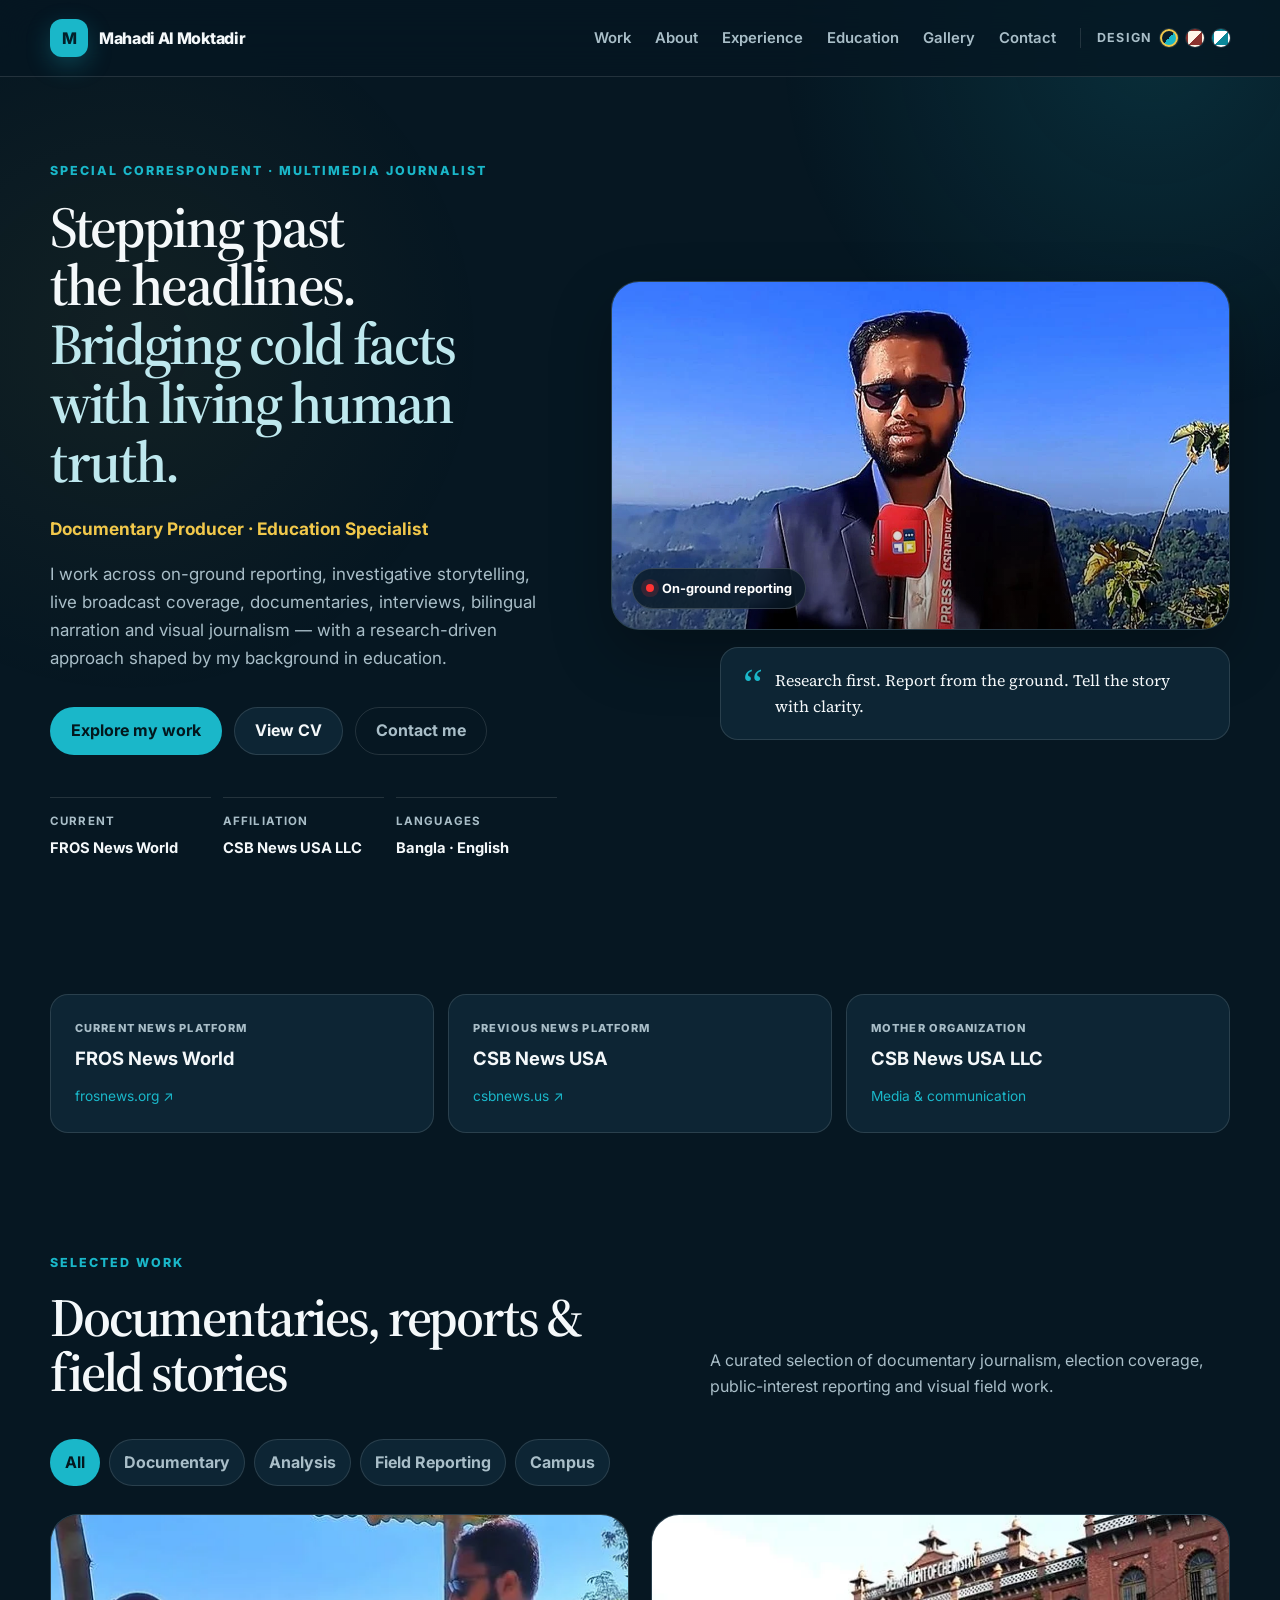
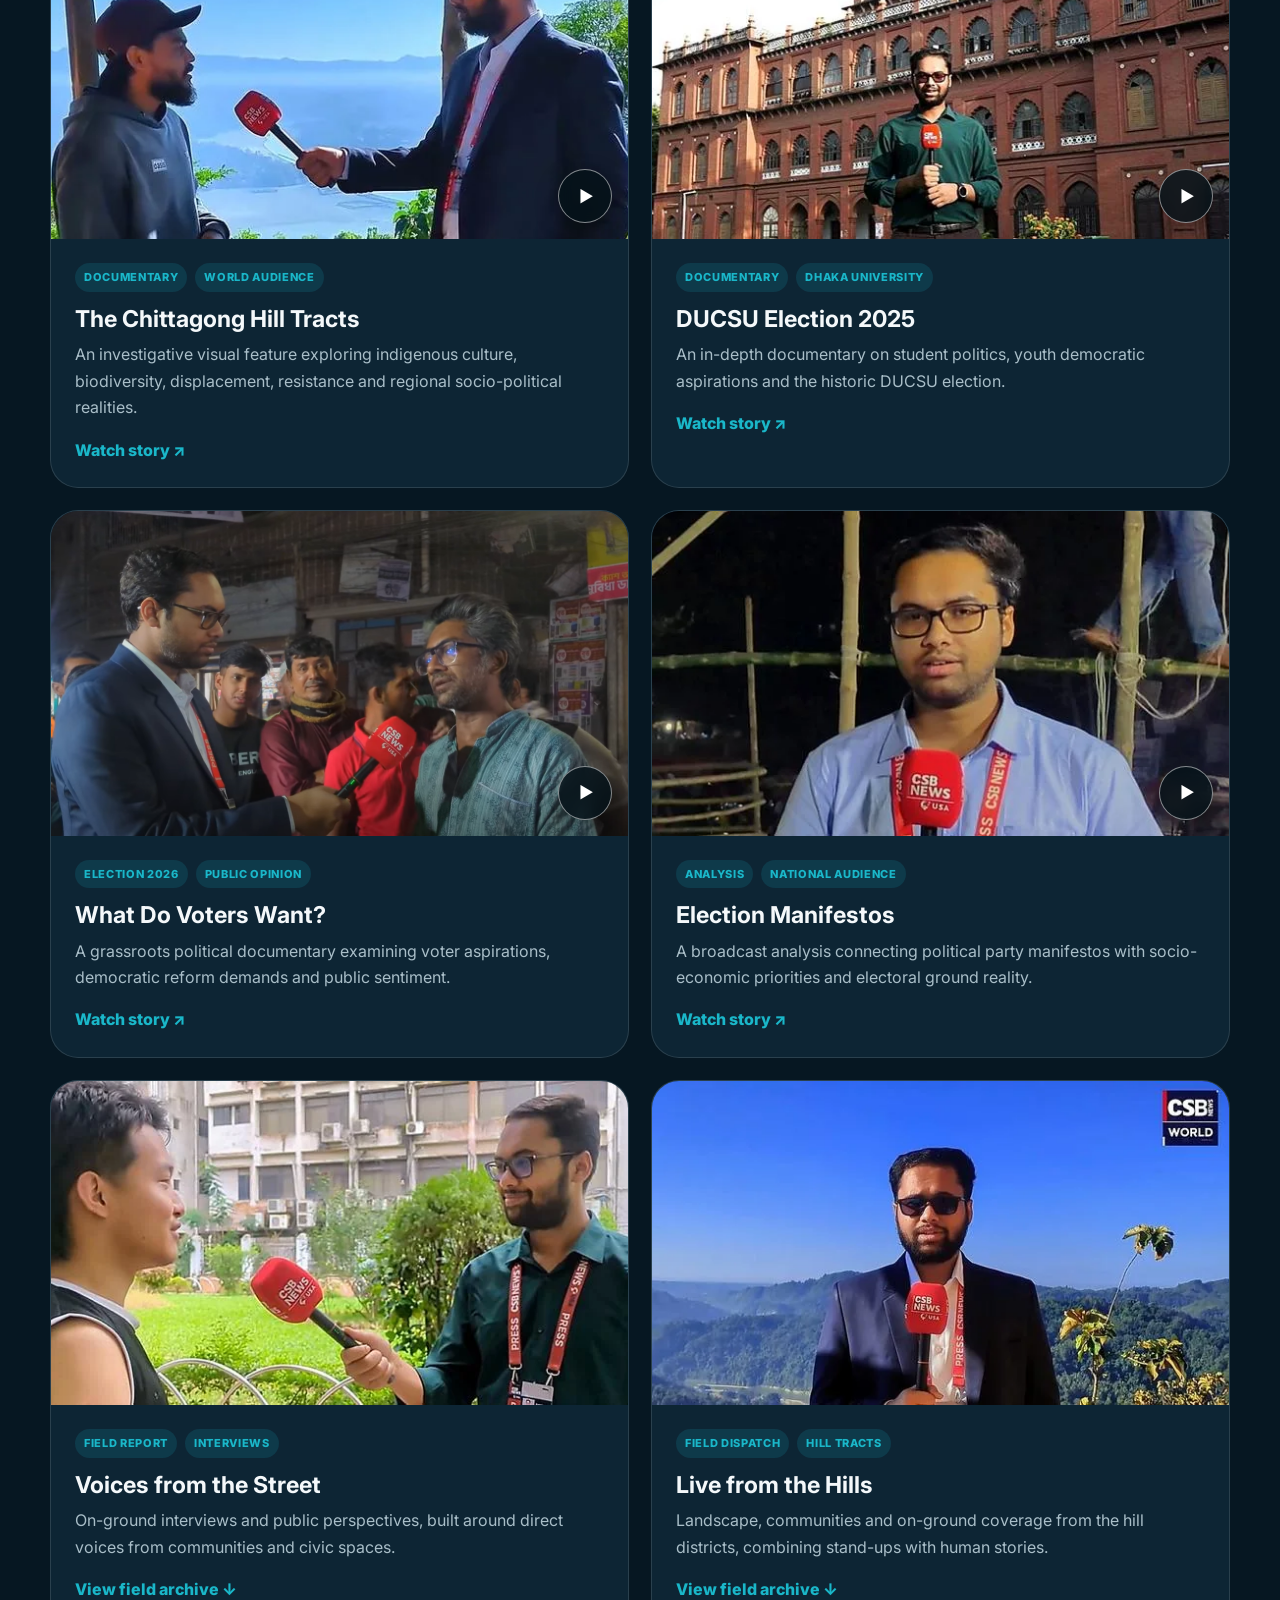
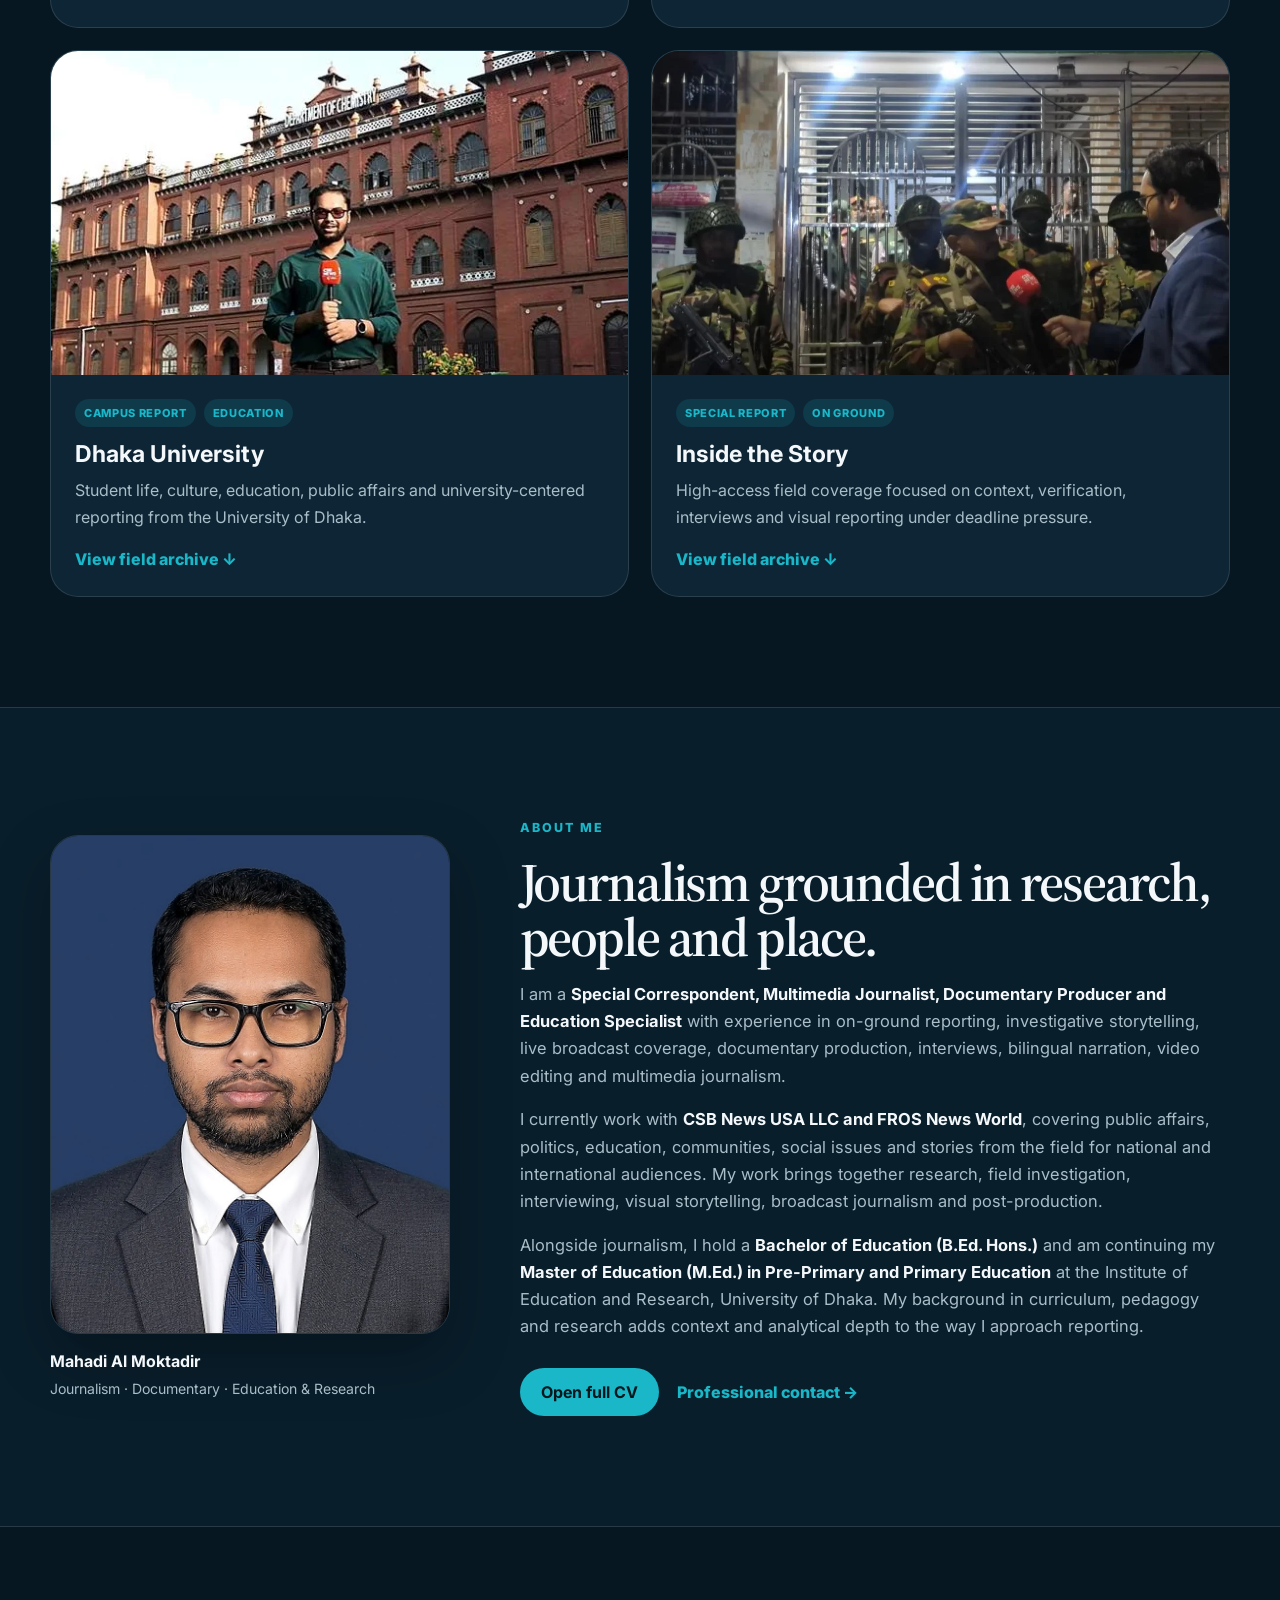
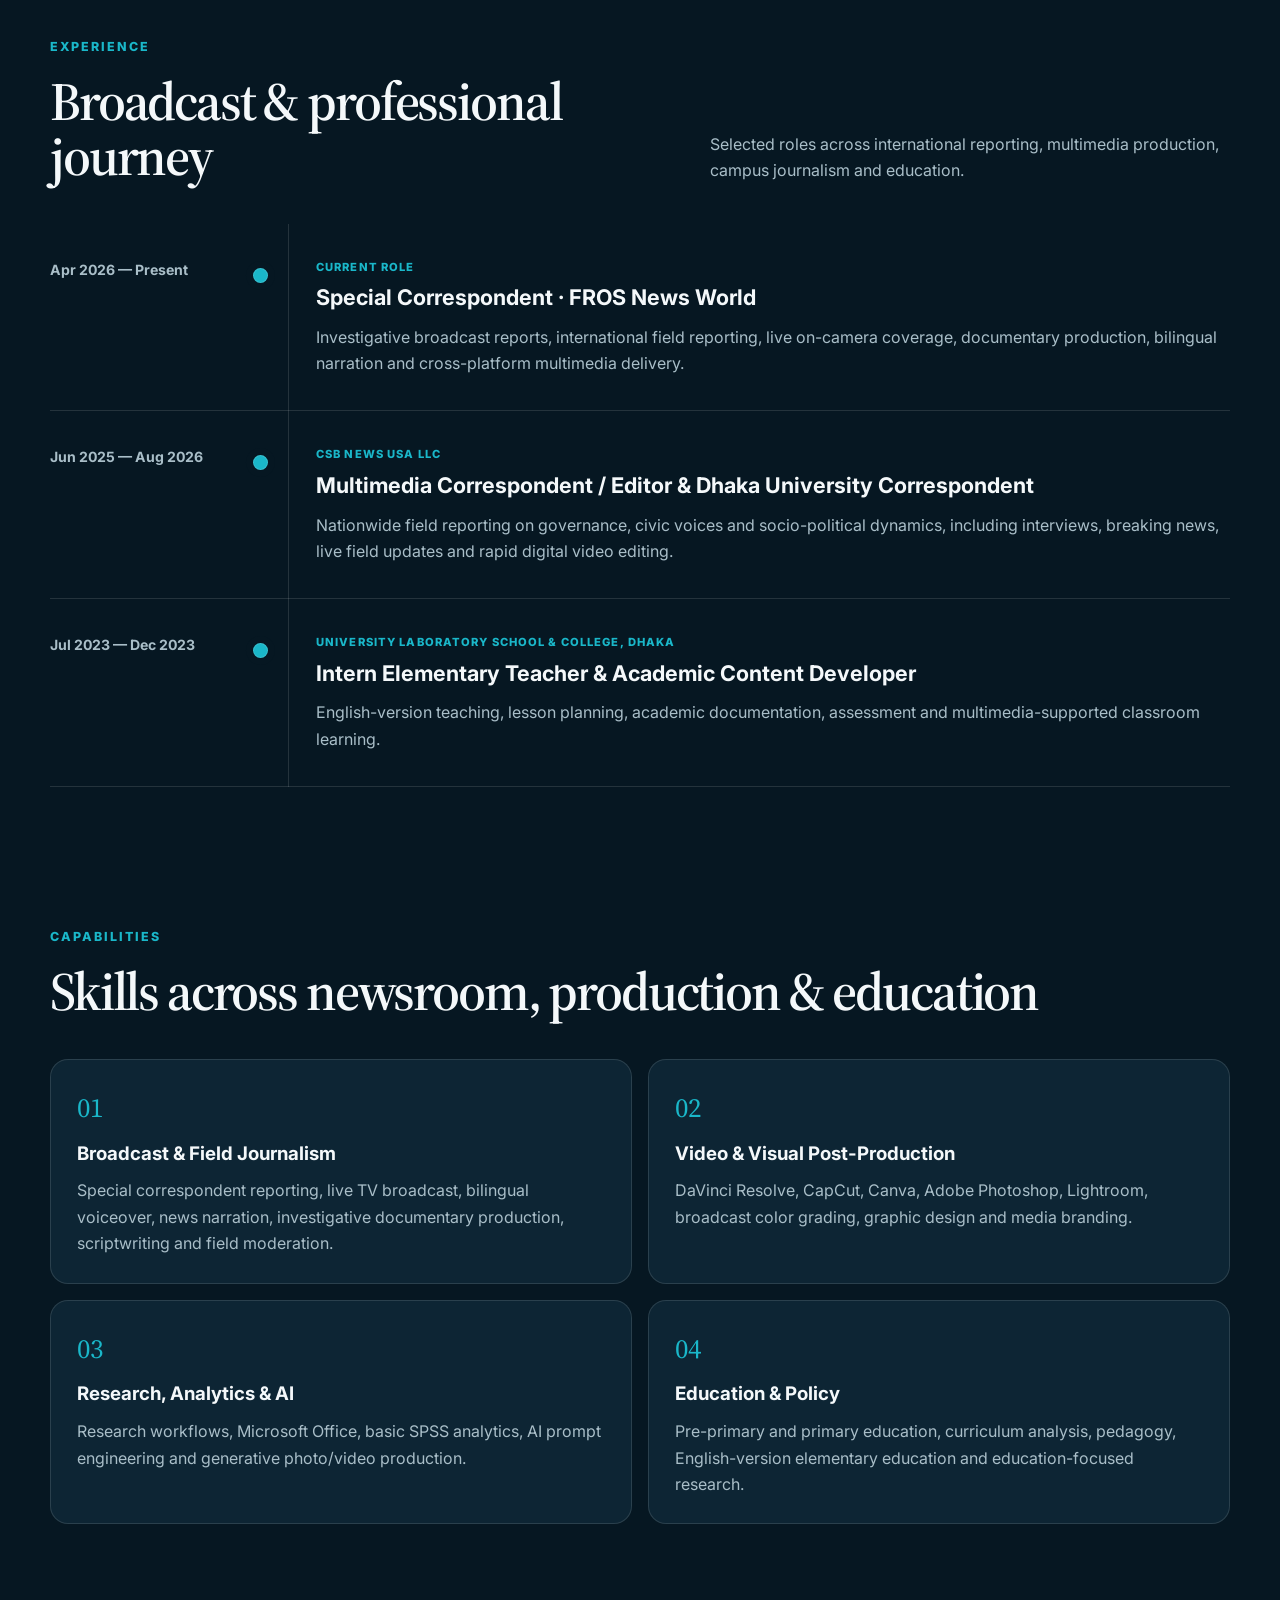
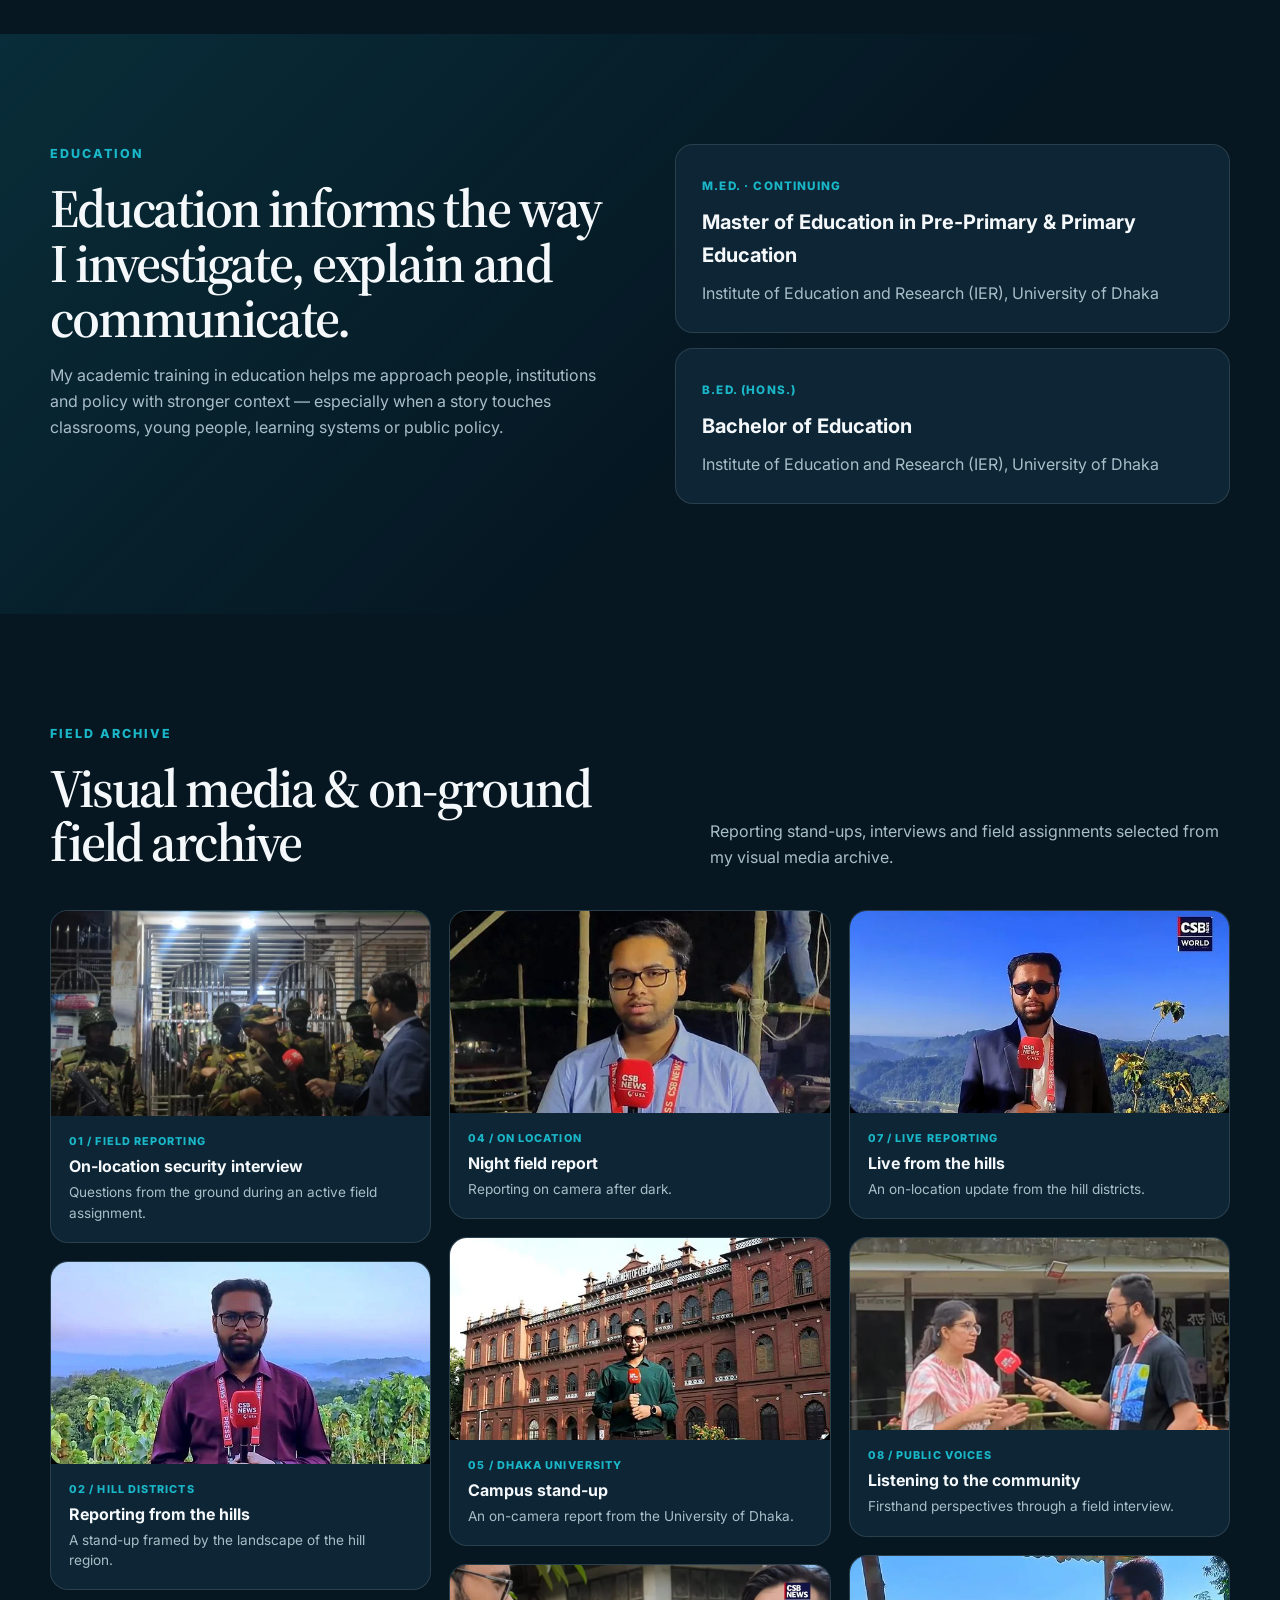
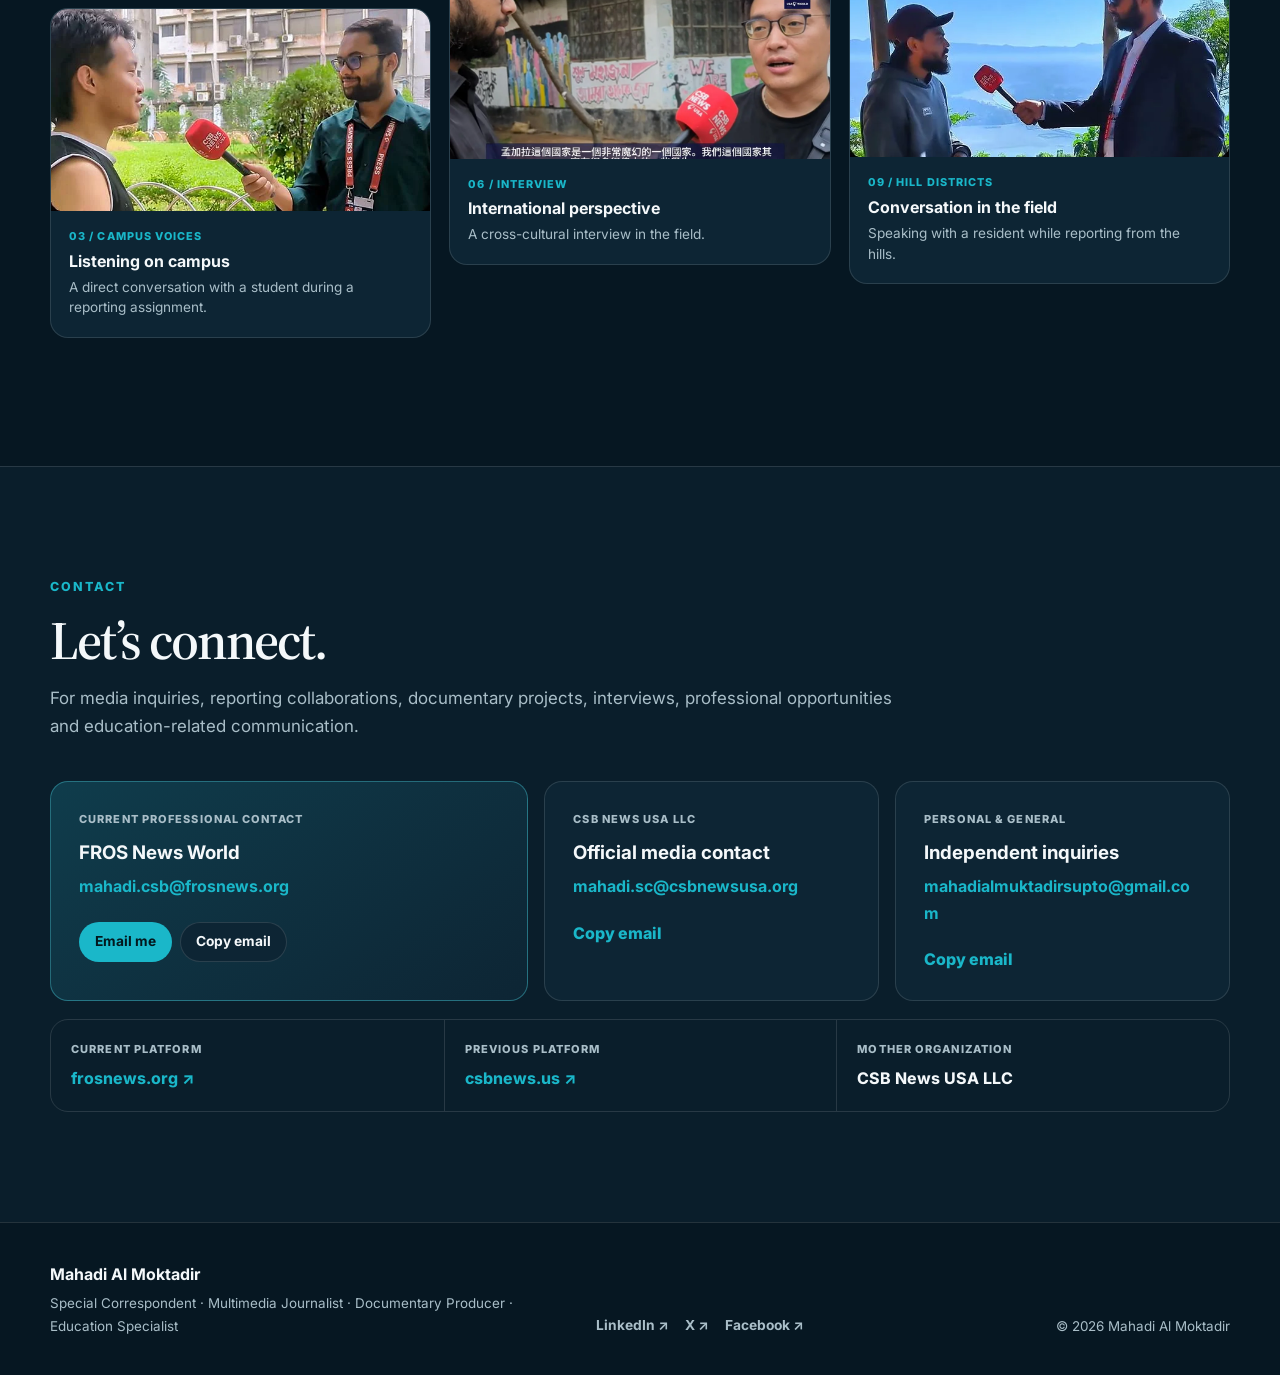
<file: index.html>
<!doctype html>
<html lang="en" data-theme="midnight">
<head>
  <meta charset="utf-8" />
  <meta name="viewport" content="width=device-width, initial-scale=1" />
  <meta name="theme-color" content="#071c2b" />
  <meta name="description" content="Portfolio of Mahadi Al Moktadir — Special Correspondent, Multimedia Journalist, Documentary Producer and Education Specialist working across field reporting, documentaries, public affairs and education." />
  <meta property="og:title" content="Mahadi Al Moktadir | Journalist & Documentary Producer" />
  <meta property="og:description" content="Field reporting, documentary journalism, multimedia storytelling and education." />
  <meta property="og:type" content="website" />
  <meta property="og:image" content="https://mahadialmoktadir.github.io/assets/images/mahadi-field-hero.webp" />
  <title>Mahadi Al Moktadir | Special Correspondent & Multimedia Journalist</title>
  <link rel="icon" href="assets/images/favicon.svg" type="image/svg+xml" />
  <link rel="preconnect" href="https://fonts.googleapis.com" />
  <link rel="preconnect" href="https://fonts.gstatic.com" crossorigin />
  <link href="https://fonts.googleapis.com/css2?family=Inter:wght@400;500;600;700;800&family=Source+Serif+4:opsz,wght@8..60,500;8..60,600&display=swap" rel="stylesheet" />
  <link rel="stylesheet" href="assets/css/style.css" />
</head>
<body>
  <a class="skip-link" href="#main">Skip to content</a>
  <div class="scroll-progress" id="scrollProgress" aria-hidden="true"></div>

  <header class="site-header" id="top">
    <nav class="nav container" aria-label="Primary navigation">
      <a class="brand" href="#top" aria-label="Mahadi Al Moktadir home">
        <span class="brand-mark">M</span>
        <span class="brand-text">Mahadi Al Moktadir</span>
      </a>

      <button class="menu-toggle" id="menuToggle" aria-expanded="false" aria-controls="navMenu" aria-label="Open menu">
        <span></span><span></span><span></span>
      </button>

      <div class="nav-menu" id="navMenu">
        <a href="#work">Work</a>
        <a href="#about">About</a>
        <a href="#experience">Experience</a>
        <a href="#education">Education</a>
        <a href="#gallery">Gallery</a>
        <a href="#contact">Contact</a>
        <div class="theme-control" aria-label="Choose site design">
          <span>Design</span>
          <button class="theme-btn active" data-set-theme="midnight" title="Midnight design" aria-label="Midnight design"></button>
          <button class="theme-btn" data-set-theme="editorial" title="Editorial design" aria-label="Editorial design"></button>
          <button class="theme-btn" data-set-theme="light" title="Light design" aria-label="Light design"></button>
        </div>
      </div>
    </nav>
  </header>

  <main id="main">
    <section class="hero section">
      <div class="container hero-grid">
        <div class="hero-copy reveal">
          <p class="eyebrow">Special Correspondent · Multimedia Journalist</p>
          <h1>Stepping past the headlines.<br /><span>Bridging cold facts with living human truth.</span></h1>
          <p class="hero-role">Documentary Producer · Education Specialist</p>
          <p class="hero-lead">I work across on-ground reporting, investigative storytelling, live broadcast coverage, documentaries, interviews, bilingual narration and visual journalism — with a research-driven approach shaped by my background in education.</p>

          <div class="hero-actions">
            <a class="btn btn-primary" href="#work">Explore my work</a>
            <a class="btn btn-secondary" href="mahadi-al-moktadir-cv.pdf" target="_blank" rel="noopener">View CV</a>
            <a class="btn btn-ghost" href="#contact">Contact me</a>
          </div>

          <div class="hero-meta" aria-label="Professional highlights">
            <div><strong>Current</strong><span>FROS News World</span></div>
            <div><strong>Affiliation</strong><span>CSB News USA LLC</span></div>
            <div><strong>Languages</strong><span>Bangla · English</span></div>
          </div>
        </div>

        <div class="hero-media reveal">
          <div class="hero-image-wrap">
            <img src="assets/images/mahadi-field-hero.webp" alt="Mahadi Al Moktadir reporting from the Chittagong Hill Tracts" />
            <div class="media-tag"><span class="live-dot"></span> On-ground reporting</div>
          </div>
          <div class="hero-quote">
            <span>“</span>
            <p>Research first. Report from the ground. Tell the story with clarity.</p>
          </div>
        </div>
      </div>
    </section>

    <section class="affiliations" aria-label="Professional affiliations">
      <div class="container affiliation-grid">
        <a href="https://frosnews.org" target="_blank" rel="noopener" class="affiliation-card reveal">
          <span class="label">Current News Platform</span>
          <strong>FROS News World</strong>
          <span class="link-text">frosnews.org ↗</span>
        </a>
        <a href="https://csbnews.us" target="_blank" rel="noopener" class="affiliation-card reveal">
          <span class="label">Previous News Platform</span>
          <strong>CSB News USA</strong>
          <span class="link-text">csbnews.us ↗</span>
        </a>
        <div class="affiliation-card reveal">
          <span class="label">Mother Organization</span>
          <strong>CSB News USA LLC</strong>
          <span class="link-text">Media & communication</span>
        </div>
      </div>
    </section>

    <section class="section" id="work">
      <div class="container">
        <div class="section-heading reveal">
          <div>
            <p class="eyebrow">Selected Work</p>
            <h2>Documentaries, reports & field stories</h2>
          </div>
          <p>A curated selection of documentary journalism, election coverage, public-interest reporting and visual field work.</p>
        </div>

        <div class="filter-bar reveal" role="group" aria-label="Filter portfolio work">
          <button class="filter-btn active" data-filter="all">All</button>
          <button class="filter-btn" data-filter="documentary">Documentary</button>
          <button class="filter-btn" data-filter="analysis">Analysis</button>
          <button class="filter-btn" data-filter="field">Field Reporting</button>
          <button class="filter-btn" data-filter="campus">Campus</button>
        </div>

        <div class="work-grid" id="workGrid">
          <article class="work-card reveal" data-category="documentary">
            <a class="work-image" href="https://www.instagram.com/reel/DVRFPgnChl7/?utm_source=ig_web_button_share_sheet" target="_blank" rel="noopener" aria-label="Watch The Chittagong Hill Tracts documentary">
              <img src="assets/images/gallery/hill-interview.webp" alt="Mahadi interviewing a resident in the hill districts" loading="lazy" />
              <span class="play">▶</span>
            </a>
            <div class="work-body">
              <div class="work-tags"><span>Documentary</span><span>World Audience</span></div>
              <h3>The Chittagong Hill Tracts</h3>
              <p>An investigative visual feature exploring indigenous culture, biodiversity, displacement, resistance and regional socio-political realities.</p>
              <a class="text-link" href="https://www.instagram.com/reel/DVRFPgnChl7/?utm_source=ig_web_button_share_sheet" target="_blank" rel="noopener">Watch story ↗</a>
            </div>
          </article>

          <article class="work-card reveal" data-category="documentary campus">
            <a class="work-image" href="https://youtu.be/Fv5Jxe_uod0?si=DHQWruhBxrmBIJf_" target="_blank" rel="noopener" aria-label="Watch DUCSU Election 2025 documentary">
              <img src="assets/images/gallery/dhaka-university-standup.webp" alt="Mahadi reporting at the University of Dhaka" loading="lazy" />
              <span class="play">▶</span>
            </a>
            <div class="work-body">
              <div class="work-tags"><span>Documentary</span><span>Dhaka University</span></div>
              <h3>DUCSU Election 2025</h3>
              <p>An in-depth documentary on student politics, youth democratic aspirations and the historic DUCSU election.</p>
              <a class="text-link" href="https://youtu.be/Fv5Jxe_uod0?si=DHQWruhBxrmBIJf_" target="_blank" rel="noopener">Watch story ↗</a>
            </div>
          </article>

          <article class="work-card reveal" data-category="documentary analysis field">
            <a class="work-image" href="https://www.facebook.com/share/v/1CZFBGJHWz/" target="_blank" rel="noopener" aria-label="Watch What Do Voters Want report">
              <img src="assets/images/gallery/voters-street-interview.png" alt="Mahadi interviewing a voter on the street during election coverage" loading="lazy" />
              <span class="play">▶</span>
            </a>
            <div class="work-body">
              <div class="work-tags"><span>Election 2026</span><span>Public Opinion</span></div>
              <h3>What Do Voters Want?</h3>
              <p>A grassroots political documentary examining voter aspirations, democratic reform demands and public sentiment.</p>
              <a class="text-link" href="https://www.facebook.com/share/v/1CZFBGJHWz/" target="_blank" rel="noopener">Watch story ↗</a>
            </div>
          </article>

          <article class="work-card reveal" data-category="analysis">
            <a class="work-image" href="https://www.facebook.com/share/v/1FN7fMViYa/" target="_blank" rel="noopener" aria-label="Watch Election Manifestos analysis">
              <img src="assets/images/gallery/night-report.webp" alt="Mahadi delivering an on-location report" loading="lazy" />
              <span class="play">▶</span>
            </a>
            <div class="work-body">
              <div class="work-tags"><span>Analysis</span><span>National Audience</span></div>
              <h3>Election Manifestos</h3>
              <p>A broadcast analysis connecting political party manifestos with socio-economic priorities and electoral ground reality.</p>
              <a class="text-link" href="https://www.facebook.com/share/v/1FN7fMViYa/" target="_blank" rel="noopener">Watch story ↗</a>
            </div>
          </article>

          <article class="work-card reveal" data-category="field">
            <div class="work-image">
              <img src="assets/images/gallery/campus-interview.webp" alt="Mahadi listening to a student during a field interview" loading="lazy" />
            </div>
            <div class="work-body">
              <div class="work-tags"><span>Field Report</span><span>Interviews</span></div>
              <h3>Voices from the Street</h3>
              <p>On-ground interviews and public perspectives, built around direct voices from communities and civic spaces.</p>
              <a class="text-link" href="#gallery">View field archive ↓</a>
            </div>
          </article>

          <article class="work-card reveal" data-category="field documentary">
            <div class="work-image">
              <img src="assets/images/gallery/hill-live-report.webp" alt="Mahadi reporting live from the hill districts" loading="lazy" />
            </div>
            <div class="work-body">
              <div class="work-tags"><span>Field Dispatch</span><span>Hill Tracts</span></div>
              <h3>Live from the Hills</h3>
              <p>Landscape, communities and on-ground coverage from the hill districts, combining stand-ups with human stories.</p>
              <a class="text-link" href="#gallery">View field archive ↓</a>
            </div>
          </article>

          <article class="work-card reveal" data-category="campus field">
            <div class="work-image">
              <img src="assets/images/gallery/dhaka-university-standup.webp" alt="Mahadi standing in front of a Dhaka University building" loading="lazy" />
            </div>
            <div class="work-body">
              <div class="work-tags"><span>Campus Report</span><span>Education</span></div>
              <h3>Dhaka University</h3>
              <p>Student life, culture, education, public affairs and university-centered reporting from the University of Dhaka.</p>
              <a class="text-link" href="#gallery">View field archive ↓</a>
            </div>
          </article>

          <article class="work-card reveal" data-category="field">
            <div class="work-image">
              <img src="assets/images/gallery/field-security-interview.webp" alt="Mahadi interviewing security personnel in the field" loading="lazy" />
            </div>
            <div class="work-body">
              <div class="work-tags"><span>Special Report</span><span>On Ground</span></div>
              <h3>Inside the Story</h3>
              <p>High-access field coverage focused on context, verification, interviews and visual reporting under deadline pressure.</p>
              <a class="text-link" href="#gallery">View field archive ↓</a>
            </div>
          </article>
        </div>
      </div>
    </section>

    <section class="section about-section" id="about">
      <div class="container about-grid">
        <div class="about-photo reveal">
          <img src="profile.jpg.jpg" alt="Centered professional portrait of Mahadi Al Moktadir" loading="lazy" />
          <div class="about-photo-caption">
            <strong>Mahadi Al Moktadir</strong>
            <span>Journalism · Documentary · Education &amp; Research</span>
          </div>
        </div>

        <div class="about-copy reveal">
          <p class="eyebrow">About Me</p>
          <h2>Journalism grounded in research, people and place.</h2>
          <p>I am a <strong>Special Correspondent, Multimedia Journalist, Documentary Producer and Education Specialist</strong> with experience in on-ground reporting, investigative storytelling, live broadcast coverage, documentary production, interviews, bilingual narration, video editing and multimedia journalism.</p>
          <p>I currently work with <strong>CSB News USA LLC and FROS News World</strong>, covering public affairs, politics, education, communities, social issues and stories from the field for national and international audiences. My work brings together research, field investigation, interviewing, visual storytelling, broadcast journalism and post-production.</p>
          <p>Alongside journalism, I hold a <strong>Bachelor of Education (B.Ed. Hons.)</strong> and am continuing my <strong>Master of Education (M.Ed.) in Pre-Primary and Primary Education</strong> at the Institute of Education and Research, University of Dhaka. My background in curriculum, pedagogy and research adds context and analytical depth to the way I approach reporting.</p>
          <div class="about-actions">
            <a class="btn btn-primary" href="mahadi-al-moktadir-cv.pdf" target="_blank" rel="noopener">Open full CV</a>
            <a class="text-link" href="#contact">Professional contact →</a>
          </div>
        </div>
      </div>
    </section>

    <section class="section" id="experience">
      <div class="container">
        <div class="section-heading reveal">
          <div>
            <p class="eyebrow">Experience</p>
            <h2>Broadcast & professional journey</h2>
          </div>
          <p>Selected roles across international reporting, multimedia production, campus journalism and education.</p>
        </div>

        <div class="timeline">
          <article class="timeline-item reveal">
            <div class="timeline-date">Apr 2026 — Present</div>
            <div class="timeline-content">
              <p class="timeline-kicker">Current role</p>
              <h3>Special Correspondent · FROS News World</h3>
              <p>Investigative broadcast reports, international field reporting, live on-camera coverage, documentary production, bilingual narration and cross-platform multimedia delivery.</p>
            </div>
          </article>
          <article class="timeline-item reveal">
            <div class="timeline-date">Jun 2025 — Aug 2026</div>
            <div class="timeline-content">
              <p class="timeline-kicker">CSB News USA LLC</p>
              <h3>Multimedia Correspondent / Editor & Dhaka University Correspondent</h3>
              <p>Nationwide field reporting on governance, civic voices and socio-political dynamics, including interviews, breaking news, live field updates and rapid digital video editing.</p>
            </div>
          </article>
          <article class="timeline-item reveal">
            <div class="timeline-date">Jul 2023 — Dec 2023</div>
            <div class="timeline-content">
              <p class="timeline-kicker">University Laboratory School & College, Dhaka</p>
              <h3>Intern Elementary Teacher & Academic Content Developer</h3>
              <p>English-version teaching, lesson planning, academic documentation, assessment and multimedia-supported classroom learning.</p>
            </div>
          </article>
        </div>
      </div>
    </section>

    <section class="section skills-section">
      <div class="container">
        <div class="section-heading reveal">
          <div>
            <p class="eyebrow">Capabilities</p>
            <h2>Skills across newsroom, production & education</h2>
          </div>
        </div>
        <div class="skills-grid">
          <article class="skill-card reveal"><span>01</span><h3>Broadcast & Field Journalism</h3><p>Special correspondent reporting, live TV broadcast, bilingual voiceover, news narration, investigative documentary production, scriptwriting and field moderation.</p></article>
          <article class="skill-card reveal"><span>02</span><h3>Video & Visual Post-Production</h3><p>DaVinci Resolve, CapCut, Canva, Adobe Photoshop, Lightroom, broadcast color grading, graphic design and media branding.</p></article>
          <article class="skill-card reveal"><span>03</span><h3>Research, Analytics & AI</h3><p>Research workflows, Microsoft Office, basic SPSS analytics, AI prompt engineering and generative photo/video production.</p></article>
          <article class="skill-card reveal"><span>04</span><h3>Education & Policy</h3><p>Pre-primary and primary education, curriculum analysis, pedagogy, English-version elementary education and education-focused research.</p></article>
        </div>
      </div>
    </section>

    <section class="section education-section" id="education">
      <div class="container education-grid">
        <div class="education-copy reveal">
          <p class="eyebrow">Education</p>
          <h2>Education informs the way I investigate, explain and communicate.</h2>
          <p>My academic training in education helps me approach people, institutions and policy with stronger context — especially when a story touches classrooms, young people, learning systems or public policy.</p>
        </div>
        <div class="education-list reveal">
          <article>
            <span class="degree">M.Ed. · Continuing</span>
            <h3>Master of Education in Pre-Primary & Primary Education</h3>
            <p>Institute of Education and Research (IER), University of Dhaka</p>
          </article>
          <article>
            <span class="degree">B.Ed. (Hons.)</span>
            <h3>Bachelor of Education</h3>
            <p>Institute of Education and Research (IER), University of Dhaka</p>
          </article>
        </div>
      </div>
    </section>

    <section class="section gallery-section" id="gallery">
      <div class="container">
        <div class="section-heading reveal">
          <div>
            <p class="eyebrow">Field Archive</p>
            <h2>Visual media & on-ground field archive</h2>
          </div>
          <p>Reporting stand-ups, interviews and field assignments selected from my visual media archive.</p>
        </div>

        <div class="gallery-grid">
          <figure class="gallery-figure reveal">
            <button class="gallery-item" data-full="assets/images/gallery/field-security-interview.webp" aria-label="Open on-location security interview photo"><img src="assets/images/gallery/field-security-interview.webp" alt="Mahadi interviewing security personnel on location" loading="lazy" /></button>
            <figcaption><span>01 / Field reporting</span><strong>On-location security interview</strong><p>Questions from the ground during an active field assignment.</p></figcaption>
          </figure>
          <figure class="gallery-figure reveal">
            <button class="gallery-item" data-full="assets/images/gallery/hill-standup.webp" aria-label="Open hill district stand-up photo"><img src="assets/images/gallery/hill-standup.webp" alt="Mahadi delivering a stand-up from the hills" loading="lazy" /></button>
            <figcaption><span>02 / Hill districts</span><strong>Reporting from the hills</strong><p>A stand-up framed by the landscape of the hill region.</p></figcaption>
          </figure>
          <figure class="gallery-figure reveal">
            <button class="gallery-item" data-full="assets/images/gallery/campus-interview.webp" aria-label="Open campus interview photo"><img src="assets/images/gallery/campus-interview.webp" alt="Mahadi interviewing a student on campus" loading="lazy" /></button>
            <figcaption><span>03 / Campus voices</span><strong>Listening on campus</strong><p>A direct conversation with a student during a reporting assignment.</p></figcaption>
          </figure>
          <figure class="gallery-figure reveal">
            <button class="gallery-item" data-full="assets/images/gallery/night-report.webp" aria-label="Open night field report photo"><img src="assets/images/gallery/night-report.webp" alt="Mahadi delivering an on-camera report at night" loading="lazy" /></button>
            <figcaption><span>04 / On location</span><strong>Night field report</strong><p>Reporting on camera after dark.</p></figcaption>
          </figure>
          <figure class="gallery-figure reveal">
            <button class="gallery-item" data-full="assets/images/gallery/dhaka-university-standup.webp" aria-label="Open Dhaka University stand-up photo"><img src="assets/images/gallery/dhaka-university-standup.webp" alt="Mahadi reporting in front of a historic University of Dhaka building" loading="lazy" /></button>
            <figcaption><span>05 / Dhaka University</span><strong>Campus stand-up</strong><p>An on-camera report from the University of Dhaka.</p></figcaption>
          </figure>
          <figure class="gallery-figure reveal">
            <button class="gallery-item" data-full="assets/images/gallery/international-interview.webp" aria-label="Open international interview photo"><img src="assets/images/gallery/international-interview.webp" alt="Mahadi interviewing an international participant" loading="lazy" /></button>
            <figcaption><span>06 / Interview</span><strong>International perspective</strong><p>A cross-cultural interview in the field.</p></figcaption>
          </figure>
          <figure class="gallery-figure reveal">
            <button class="gallery-item" data-full="assets/images/gallery/hill-live-report.webp" aria-label="Open live hill report photo"><img src="assets/images/gallery/hill-live-report.webp" alt="Mahadi delivering a live field report from the hills" loading="lazy" /></button>
            <figcaption><span>07 / Live reporting</span><strong>Live from the hills</strong><p>An on-location update from the hill districts.</p></figcaption>
          </figure>
          <figure class="gallery-figure reveal">
            <button class="gallery-item" data-full="assets/images/gallery/woman-interview.webp" aria-label="Open public-interest interview photo"><img src="assets/images/gallery/woman-interview.webp" alt="Mahadi speaking with a woman during a public-interest interview" loading="lazy" /></button>
            <figcaption><span>08 / Public voices</span><strong>Listening to the community</strong><p>Firsthand perspectives through a field interview.</p></figcaption>
          </figure>
          <figure class="gallery-figure reveal">
            <button class="gallery-item" data-full="assets/images/gallery/hill-interview.webp" aria-label="Open hill district interview photo"><img src="assets/images/gallery/hill-interview.webp" alt="Mahadi interviewing a resident against a hill landscape" loading="lazy" /></button>
            <figcaption><span>09 / Hill districts</span><strong>Conversation in the field</strong><p>Speaking with a resident while reporting from the hills.</p></figcaption>
          </figure>
        </div>
      </div>
    </section>

    <section class="section contact-section" id="contact">
      <div class="container">
        <div class="contact-intro reveal">
          <p class="eyebrow">Contact</p>
          <h2>Let’s connect.</h2>
          <p>For media inquiries, reporting collaborations, documentary projects, interviews, professional opportunities and education-related communication.</p>
        </div>

        <div class="contact-grid">
          <article class="contact-card primary-contact reveal">
            <span class="contact-label">Current professional contact</span>
            <h3>FROS News World</h3>
            <a href="mailto:mahadi.csb@frosnews.org">mahadi.csb@frosnews.org</a>
            <div class="contact-actions">
              <a class="btn btn-small btn-primary" href="mailto:mahadi.csb@frosnews.org">Email me</a>
              <button class="btn btn-small btn-secondary copy-email" data-email="mahadi.csb@frosnews.org">Copy email</button>
            </div>
          </article>

          <article class="contact-card reveal">
            <span class="contact-label">CSB News USA LLC</span>
            <h3>Official media contact</h3>
            <a href="mailto:mahadi.sc@csbnewsusa.org">mahadi.sc@csbnewsusa.org</a>
            <button class="text-link copy-email" data-email="mahadi.sc@csbnewsusa.org">Copy email</button>
          </article>

          <article class="contact-card reveal">
            <span class="contact-label">Personal & general</span>
            <h3>Independent inquiries</h3>
            <a href="mailto:mahadialmuktadirsupto@gmail.com">mahadialmuktadirsupto@gmail.com</a>
            <button class="text-link copy-email" data-email="mahadialmuktadirsupto@gmail.com">Copy email</button>
          </article>
        </div>

        <div class="contact-bottom reveal">
          <div>
            <span class="contact-label">Current platform</span>
            <a href="https://frosnews.org" target="_blank" rel="noopener">frosnews.org ↗</a>
          </div>
          <div>
            <span class="contact-label">Previous platform</span>
            <a href="https://csbnews.us" target="_blank" rel="noopener">csbnews.us ↗</a>
          </div>
          <div>
            <span class="contact-label">Mother organization</span>
            <strong>CSB News USA LLC</strong>
          </div>
        </div>
      </div>
    </section>
  </main>

  <footer class="footer">
    <div class="container footer-grid">
      <div>
        <strong>Mahadi Al Moktadir</strong>
        <p>Special Correspondent · Multimedia Journalist · Documentary Producer · Education Specialist</p>
      </div>
      <div class="social-links" aria-label="Social links">
        <a href="https://www.linkedin.com/in/mahadi-al-moktadir-59066b1b8" target="_blank" rel="noopener">LinkedIn ↗</a>
        <a href="https://x.com/MahadiMuktadir" target="_blank" rel="noopener">X ↗</a>
        <a href="https://www.facebook.com/mahadi.almuktadir1" target="_blank" rel="noopener">Facebook ↗</a>
      </div>
      <p class="copyright">© <span id="year"></span> Mahadi Al Moktadir</p>
    </div>
  </footer>

  <div class="lightbox" id="lightbox" aria-hidden="true" role="dialog" aria-modal="true" aria-label="Photo viewer">
    <button class="lightbox-close" id="lightboxClose" aria-label="Close photo viewer">×</button>
    <figure class="lightbox-content"><img id="lightboxImage" alt="Expanded field archive photograph" /><figcaption id="lightboxCaption"></figcaption></figure>
  </div>

  <div class="toast" id="toast" role="status" aria-live="polite">Email copied</div>
  <script src="assets/js/main.js"></script>
</body>
</html>
</file>
<file: assets/css/style.css>
:root {
  --bg: #061722;
  --bg-elev: #0a1e2b;
  --surface: #0d2534;
  --surface-2: #102d3d;
  --text: #f4f8fa;
  --muted: #a9bec8;
  --line: rgba(255,255,255,.12);
  --accent: #1ab7c9;
  --accent-2: #f1c84b;
  --accent-soft: rgba(26,183,201,.14);
  --shadow: 0 24px 60px rgba(0,0,0,.28);
  --radius-lg: 28px;
  --radius-md: 18px;
  --radius-sm: 12px;
  --max: 1180px;
}

html[data-theme="editorial"] {
  --bg: #f2eee7;
  --bg-elev: #f8f3eb;
  --surface: #fffaf2;
  --surface-2: #efe6d9;
  --text: #211e1b;
  --muted: #6c635c;
  --line: rgba(57,43,32,.16);
  --accent: #8c322d;
  --accent-2: #c99330;
  --accent-soft: rgba(140,50,45,.09);
  --shadow: 0 24px 60px rgba(67,47,31,.12);
}

html[data-theme="light"] {
  --bg: #f4fafb;
  --bg-elev: #eef6f8;
  --surface: #ffffff;
  --surface-2: #eaf4f6;
  --text: #0d2632;
  --muted: #5f7680;
  --line: rgba(13,38,50,.12);
  --accent: #0b8799;
  --accent-2: #d49a23;
  --accent-soft: rgba(11,135,153,.09);
  --shadow: 0 24px 60px rgba(26,69,80,.12);
}

* { box-sizing: border-box; }
html { scroll-behavior: smooth; }
body {
  margin: 0;
  font-family: Inter, system-ui, -apple-system, BlinkMacSystemFont, "Segoe UI", sans-serif;
  background: var(--bg);
  color: var(--text);
  line-height: 1.65;
  overflow-x: hidden;
  transition: background .25s ease, color .25s ease;
}
body::before {
  content: "";
  position: fixed;
  inset: 0;
  pointer-events: none;
  background:
    radial-gradient(circle at 90% 5%, var(--accent-soft), transparent 26%),
    radial-gradient(circle at 10% 38%, rgba(241,200,75,.055), transparent 28%);
  z-index: -1;
}
img { display: block; max-width: 100%; }
a { color: inherit; text-decoration: none; }
button, input { font: inherit; }
button { color: inherit; }
.container { width: min(var(--max), calc(100% - 40px)); margin-inline: auto; }
.section { padding: 110px 0; }

.skip-link { position: fixed; left: 16px; top: -60px; background: var(--accent); color: #001118; padding: 10px 16px; z-index: 1000; border-radius: 10px; }
.skip-link:focus { top: 16px; }
.scroll-progress { position: fixed; top: 0; left: 0; height: 3px; width: 0; background: linear-gradient(90deg, var(--accent), var(--accent-2)); z-index: 999; }

.site-header {
  position: sticky;
  top: 0;
  z-index: 100;
  backdrop-filter: blur(18px);
  background: color-mix(in srgb, var(--bg) 78%, transparent);
  border-bottom: 1px solid var(--line);
}
.nav { min-height: 76px; display: flex; align-items: center; justify-content: space-between; gap: 26px; }
.brand { display: inline-flex; align-items: center; gap: 11px; font-weight: 800; letter-spacing: -.02em; }
.brand-mark { width: 38px; height: 38px; display: grid; place-items: center; border-radius: 12px; background: var(--accent); color: #03202a; box-shadow: 0 8px 24px color-mix(in srgb, var(--accent) 28%, transparent); }
.nav-menu { display: flex; align-items: center; gap: 24px; }
.nav-menu > a { color: var(--muted); font-size: .93rem; font-weight: 600; transition: color .2s ease; }
.nav-menu > a:hover { color: var(--text); }
.menu-toggle { display: none; width: 44px; height: 44px; border: 1px solid var(--line); background: var(--surface); border-radius: 12px; padding: 10px; }
.menu-toggle span { display: block; height: 2px; background: var(--text); margin: 5px 0; border-radius: 20px; }
.theme-control { display: flex; align-items: center; gap: 8px; padding-left: 16px; border-left: 1px solid var(--line); color: var(--muted); font-size: .78rem; font-weight: 700; text-transform: uppercase; letter-spacing: .09em; }
.theme-btn { width: 18px; height: 18px; padding: 0; border: 2px solid transparent; border-radius: 50%; cursor: pointer; box-shadow: 0 0 0 1px var(--line); }
.theme-btn:nth-of-type(1) { background: linear-gradient(135deg,#071c2b 50%,#1ab7c9 50%); }
.theme-btn:nth-of-type(2) { background: linear-gradient(135deg,#fff5e7 50%,#8c322d 50%); }
.theme-btn:nth-of-type(3) { background: linear-gradient(135deg,#ffffff 50%,#0b8799 50%); }
.theme-btn.active { border-color: var(--accent-2); }

.hero { padding-top: 84px; padding-bottom: 94px; }
.hero-grid { display: grid; grid-template-columns: minmax(0, .9fr) minmax(0, 1.1fr); gap: 54px; align-items: center; }
.eyebrow { margin: 0 0 16px; color: var(--accent); text-transform: uppercase; letter-spacing: .16em; font-size: .78rem; font-weight: 800; }
.hero h1, .section-heading h2, .about-copy h2, .education-copy h2, .contact-intro h2 { margin: 0; font-family: "Source Serif 4", Georgia, serif; font-weight: 600; letter-spacing: -.04em; line-height: 1.02; }
.hero h1 { font-size: clamp(3.15rem, 4.5vw, 4.65rem); max-width: 760px; text-wrap: balance; }
.hero h1 span { color: color-mix(in srgb, var(--text) 75%, var(--accent)); }
.hero-role { margin: 24px 0 14px; font-size: 1.08rem; font-weight: 700; color: var(--accent-2); }
.hero-lead { max-width: 760px; color: var(--muted); font-size: 1.06rem; }
.hero-actions { display: flex; flex-wrap: wrap; gap: 12px; margin-top: 34px; }
.btn { display: inline-flex; align-items: center; justify-content: center; min-height: 48px; padding: 0 20px; border: 1px solid transparent; border-radius: 999px; font-weight: 700; cursor: pointer; transition: transform .2s ease, background .2s ease, border-color .2s ease; }
.btn:hover { transform: translateY(-2px); }
.btn-primary { background: var(--accent); color: #03171d; }
.btn-secondary { background: var(--surface); border-color: var(--line); color: var(--text); }
.btn-ghost { border-color: var(--line); color: var(--muted); }
.btn-small { min-height: 40px; padding: 0 15px; font-size: .86rem; }
.hero-meta { display: grid; grid-template-columns: repeat(3, 1fr); gap: 12px; margin-top: 42px; }
.hero-meta > div { border-top: 1px solid var(--line); padding-top: 14px; }
.hero-meta strong { display: block; font-size: .72rem; text-transform: uppercase; letter-spacing: .1em; color: var(--muted); }
.hero-meta span { display: block; margin-top: 5px; font-weight: 700; font-size: .92rem; }
.hero-media { position: relative; }
.hero-image-wrap { position: relative; overflow: hidden; border-radius: var(--radius-lg); border: 1px solid var(--line); box-shadow: var(--shadow); aspect-ratio: 16 / 9; background: var(--surface); }
.hero-image-wrap img { position: absolute; inset: 0; width: 100%; height: 100%; object-fit: cover; object-position: center; }
.hero-image-wrap::after { content: ""; position: absolute; inset: 0; background: linear-gradient(to top, rgba(0,0,0,.35), transparent 46%); }
.media-tag { position: absolute; left: 20px; bottom: 20px; z-index: 2; display: inline-flex; align-items: center; gap: 8px; padding: 9px 13px; border-radius: 999px; background: rgba(6,23,34,.76); color: #fff; border: 1px solid rgba(255,255,255,.16); backdrop-filter: blur(10px); font-size: .8rem; font-weight: 700; }
.live-dot { width: 8px; height: 8px; border-radius: 50%; background: #f33; box-shadow: 0 0 0 5px rgba(255,51,51,.16); }
.hero-quote { position: relative; width: min(100%, 510px); margin: 17px 0 0 auto; padding: 19px 22px; border-radius: 18px; background: var(--surface); border: 1px solid var(--line); display: grid; grid-template-columns: auto 1fr; gap: 12px; }
.hero-quote span { font-family: Georgia, serif; font-size: 2.8rem; line-height: .8; color: var(--accent); }
.hero-quote p { margin: 0; font-family: "Source Serif 4", Georgia, serif; font-size: 1rem; }

.affiliations { padding: 40px 0 10px; }
.affiliation-grid { display: grid; grid-template-columns: repeat(3, 1fr); gap: 14px; }
.affiliation-card { padding: 24px; border: 1px solid var(--line); border-radius: var(--radius-md); background: var(--surface); transition: transform .2s ease, border-color .2s ease; }
a.affiliation-card:hover { transform: translateY(-4px); border-color: color-mix(in srgb, var(--accent) 55%, var(--line)); }
.label, .contact-label { display: block; color: var(--muted); text-transform: uppercase; letter-spacing: .1em; font-size: .69rem; font-weight: 800; }
.affiliation-card strong { display: block; margin-top: 6px; font-size: 1.15rem; }
.link-text { display: block; margin-top: 12px; color: var(--accent); font-size: .86rem; }

.section-heading { display: flex; justify-content: space-between; gap: 60px; align-items: end; margin-bottom: 40px; }
.section-heading h2, .about-copy h2, .education-copy h2, .contact-intro h2 { font-size: clamp(2.3rem, 4.2vw, 4.6rem); }
.section-heading > p { max-width: 520px; margin: 0; color: var(--muted); }
.filter-bar { display: flex; flex-wrap: wrap; gap: 9px; margin-bottom: 28px; }
.filter-btn { border: 1px solid var(--line); background: var(--surface); padding: 9px 14px; border-radius: 999px; font-weight: 700; color: var(--muted); cursor: pointer; }
.filter-btn.active { background: var(--accent); color: #04181f; border-color: transparent; }
.work-grid { display: grid; grid-template-columns: repeat(2, 1fr); gap: 22px; }
.work-card { overflow: hidden; border: 1px solid var(--line); border-radius: var(--radius-lg); background: var(--surface); transition: transform .25s ease, border-color .25s ease; }
.work-card:hover { transform: translateY(-6px); border-color: color-mix(in srgb, var(--accent) 48%, var(--line)); }
.work-card.hidden { display: none; }
.work-image { position: relative; display: block; aspect-ratio: 16/9; overflow: hidden; background: var(--bg-elev); }
.work-image img { width: 100%; height: 100%; object-fit: cover; object-position: center; transition: transform .5s ease; }
.work-card:hover .work-image img { transform: scale(1.025); }
.play { position: absolute; right: 16px; bottom: 16px; width: 54px; height: 54px; border-radius: 50%; display: grid; place-items: center; background: rgba(5,18,26,.84); color: white; border: 1px solid rgba(255,255,255,.5); backdrop-filter: blur(8px); box-shadow: 0 8px 24px rgba(0,0,0,.28); padding-left: 3px; }
.work-body { padding: 24px; }
.work-tags { display: flex; gap: 8px; flex-wrap: wrap; }
.work-tags span { padding: 5px 9px; border-radius: 999px; background: var(--accent-soft); color: var(--accent); font-size: .69rem; font-weight: 800; text-transform: uppercase; letter-spacing: .06em; }
.work-body h3 { margin: 14px 0 8px; font-size: 1.45rem; line-height: 1.2; }
.work-body p { margin: 0 0 16px; color: var(--muted); }
.text-link { display: inline-flex; padding: 0; border: 0; background: transparent; color: var(--accent); font-weight: 800; cursor: pointer; }

.about-section { background: color-mix(in srgb, var(--surface) 55%, transparent); border-block: 1px solid var(--line); }
.about-grid { display: grid; grid-template-columns: .72fr 1.28fr; gap: 70px; align-items: center; }
.about-photo { position: relative; }
.about-photo > img { width: 100%; aspect-ratio: 4/5; object-fit: cover; object-position: center top; border-radius: var(--radius-lg); border: 1px solid var(--line); box-shadow: var(--shadow); }
.about-photo-caption { margin-top: 14px; display: flex; flex-direction: column; gap: 2px; }
.about-photo-caption span { color: var(--muted); font-size: .88rem; }
.about-copy p:not(.eyebrow) { color: var(--muted); font-size: 1.03rem; }
.about-copy strong { color: var(--text); }
.about-actions { display: flex; align-items: center; gap: 18px; margin-top: 28px; flex-wrap: wrap; }

.timeline { position: relative; }
.timeline::before { content: ""; position: absolute; left: 238px; top: 0; bottom: 0; width: 1px; background: var(--line); }
.timeline-item { display: grid; grid-template-columns: 210px 1fr; gap: 56px; padding: 34px 0; border-bottom: 1px solid var(--line); }
.timeline-date { color: var(--muted); font-size: .88rem; font-weight: 700; }
.timeline-content { position: relative; }
.timeline-content::before { content: ""; position: absolute; left: -63px; top: 10px; width: 13px; height: 13px; border-radius: 50%; background: var(--accent); box-shadow: 0 0 0 7px var(--bg); border: 1px solid var(--line); }
.timeline-kicker { margin: 0 0 4px; color: var(--accent); text-transform: uppercase; letter-spacing: .1em; font-size: .7rem; font-weight: 800; }
.timeline-content h3 { margin: 0 0 8px; font-size: 1.35rem; }
.timeline-content p:last-child { margin: 0; color: var(--muted); }

.skills-section { padding-top: 30px; }
.skills-grid { display: grid; grid-template-columns: repeat(2, 1fr); gap: 16px; }
.skill-card { padding: 26px; background: var(--surface); border: 1px solid var(--line); border-radius: var(--radius-md); }
.skill-card > span { color: var(--accent); font-family: "Source Serif 4", serif; font-size: 1.7rem; }
.skill-card h3 { margin: 8px 0 8px; }
.skill-card p { margin: 0; color: var(--muted); }

.education-section { background: linear-gradient(135deg, var(--accent-soft), transparent 60%); }
.education-grid { display: grid; grid-template-columns: 1fr 1fr; gap: 70px; align-items: start; }
.education-copy p:last-child { color: var(--muted); }
.education-list { display: grid; gap: 15px; }
.education-list article { padding: 26px; border: 1px solid var(--line); border-radius: var(--radius-md); background: var(--surface); }
.degree { color: var(--accent); font-size: .73rem; font-weight: 800; text-transform: uppercase; letter-spacing: .1em; }
.education-list h3 { margin: 8px 0 8px; font-size: 1.25rem; }
.education-list p { margin: 0; color: var(--muted); }

.gallery-grid { columns: 3; column-gap: 18px; }
.gallery-figure { display: inline-block; width: 100%; margin: 0 0 18px; border: 1px solid var(--line); border-radius: var(--radius-md); background: var(--surface); overflow: hidden; break-inside: avoid; vertical-align: top; }
.gallery-item { display: block; width: 100%; padding: 0; border: 0; background: var(--bg-elev); cursor: zoom-in; position: relative; }
.gallery-item img { display: block; width: 100%; height: auto; object-fit: contain; }
.gallery-item::after { content: "+"; position: absolute; right: 12px; bottom: 12px; width: 34px; height: 34px; display: grid; place-items: center; border-radius: 50%; background: rgba(5,18,26,.78); color: white; opacity: 0; transform: translateY(6px); transition: .2s ease; }
.gallery-item:hover::after, .gallery-item:focus-visible::after { opacity: 1; transform: translateY(0); }
.gallery-figure figcaption { padding: 17px 18px 19px; }
.gallery-figure figcaption span { display: block; color: var(--accent); text-transform: uppercase; letter-spacing: .1em; font-size: .68rem; font-weight: 800; }
.gallery-figure figcaption strong { display: block; margin-top: 5px; line-height: 1.3; font-size: 1rem; }
.gallery-figure figcaption p { margin: 5px 0 0; color: var(--muted); font-size: .85rem; line-height: 1.5; }

.contact-section { background: var(--bg-elev); border-top: 1px solid var(--line); }
.contact-intro { max-width: 860px; }
.contact-intro > p:last-child { color: var(--muted); font-size: 1.06rem; }
.contact-grid { display: grid; grid-template-columns: 1.25fr .875fr .875fr; gap: 16px; margin-top: 40px; }
.contact-card { padding: 28px; border: 1px solid var(--line); background: var(--surface); border-radius: var(--radius-md); display: flex; flex-direction: column; align-items: flex-start; }
.primary-contact { background: linear-gradient(145deg, color-mix(in srgb, var(--accent) 16%, var(--surface)), var(--surface)); border-color: color-mix(in srgb, var(--accent) 35%, var(--line)); }
.contact-card h3 { margin: 10px 0 4px; }
.contact-card > a { color: var(--accent); overflow-wrap: anywhere; font-weight: 700; }
.contact-actions { display: flex; gap: 8px; margin-top: 22px; flex-wrap: wrap; }
.contact-card > .text-link { margin-top: 20px; }
.contact-bottom { margin-top: 18px; display: grid; grid-template-columns: repeat(3, 1fr); border: 1px solid var(--line); border-radius: var(--radius-md); overflow: hidden; }
.contact-bottom > div { padding: 20px; }
.contact-bottom > div + div { border-left: 1px solid var(--line); }
.contact-bottom a, .contact-bottom strong { display: block; margin-top: 6px; font-weight: 750; }
.contact-bottom a { color: var(--accent); }

.footer { padding: 38px 0; border-top: 1px solid var(--line); }
.footer-grid { display: grid; grid-template-columns: 1.2fr 1fr auto; gap: 30px; align-items: end; }
.footer p { margin: 5px 0 0; color: var(--muted); font-size: .84rem; }
.social-links { display: flex; gap: 16px; flex-wrap: wrap; }
.social-links a { color: var(--muted); font-weight: 700; font-size: .86rem; }
.social-links a:hover { color: var(--accent); }
.copyright { text-align: right; }

.lightbox { position: fixed; inset: 0; z-index: 500; background: rgba(0,0,0,.9); display: none; place-items: center; padding: 60px 20px 20px; }
.lightbox.open { display: grid; }
.lightbox-content { display: grid; justify-items: center; gap: 14px; margin: 0; }
.lightbox img { max-width: min(1200px, 95vw); max-height: 78vh; width: auto; height: auto; object-fit: contain; border-radius: 14px; box-shadow: 0 30px 90px rgba(0,0,0,.5); }
.lightbox figcaption { color: #e7f1f5; text-align: center; font-weight: 600; font-size: .94rem; }
.lightbox-close { position: absolute; right: 24px; top: 18px; width: 44px; height: 44px; border: 1px solid rgba(255,255,255,.25); background: rgba(255,255,255,.1); color: white; border-radius: 50%; font-size: 1.8rem; cursor: pointer; }
.toast { position: fixed; left: 50%; bottom: 24px; translate: -50% 20px; opacity: 0; z-index: 600; padding: 10px 15px; border-radius: 999px; background: var(--text); color: var(--bg); font-weight: 800; font-size: .84rem; pointer-events: none; transition: .25s ease; }
.toast.show { translate: -50% 0; opacity: 1; }

.reveal { opacity: 0; transform: translateY(18px); transition: opacity .7s ease, transform .7s ease; }
.reveal.visible { opacity: 1; transform: translateY(0); }

@media (max-width: 1020px) {
  .hero-grid, .about-grid, .education-grid { grid-template-columns: 1fr; }
  .hero-media { max-width: 780px; }
  .contact-grid { grid-template-columns: 1fr 1fr; }
  .primary-contact { grid-column: 1 / -1; }
  .gallery-grid { columns: 2; }
  .footer-grid { grid-template-columns: 1fr 1fr; }
  .copyright { text-align: left; grid-column: 1 / -1; }
}

@media (max-width: 820px) {
  .section { padding: 86px 0; }
  .menu-toggle { display: block; }
  .nav-menu { position: absolute; top: 76px; left: 20px; right: 20px; display: none; flex-direction: column; align-items: stretch; gap: 0; padding: 12px; background: var(--surface); border: 1px solid var(--line); border-radius: 18px; box-shadow: var(--shadow); }
  .nav-menu.open { display: flex; }
  .nav-menu > a { padding: 12px 10px; }
  .theme-control { border-left: 0; border-top: 1px solid var(--line); padding: 14px 10px 6px; margin-top: 4px; }
  .hero { padding-top: 50px; }
  .hero-grid { gap: 46px; }
  .hero h1 { font-size: clamp(3rem, 8vw, 4.5rem); }
  .hero-meta { grid-template-columns: 1fr; }
  .hero-quote { margin: 14px 0 0 auto; }
  .affiliation-grid, .skills-grid, .contact-bottom { grid-template-columns: 1fr; }
  .contact-bottom > div + div { border-left: 0; border-top: 1px solid var(--line); }
  .section-heading { display: block; }
  .section-heading > p { margin-top: 16px; }
  .work-grid { grid-template-columns: 1fr; }
  .timeline::before { left: 9px; }
  .timeline-item { grid-template-columns: 1fr; gap: 9px; padding-left: 36px; }
  .timeline-content::before { left: -33px; }
  .gallery-grid { columns: 2; }
}

@media (max-width: 600px) {
  .container { width: min(100% - 28px, var(--max)); }
  .brand-text { font-size: .9rem; }
  .hero-actions { flex-direction: column; align-items: stretch; }
  .btn { width: 100%; }
  .hero-image-wrap img { object-position: center; }
  .affiliation-grid { grid-template-columns: 1fr; }
  .contact-grid { grid-template-columns: 1fr; }
  .primary-contact { grid-column: auto; }
  .gallery-grid { columns: 1; }
  .footer-grid { grid-template-columns: 1fr; }
  .section-heading h2, .about-copy h2, .education-copy h2, .contact-intro h2 { font-size: 2.4rem; }
}

@media (prefers-reduced-motion: reduce) {
  *, *::before, *::after { scroll-behavior: auto !important; animation: none !important; transition: none !important; }
  .reveal { opacity: 1; transform: none; }
}
</file>
